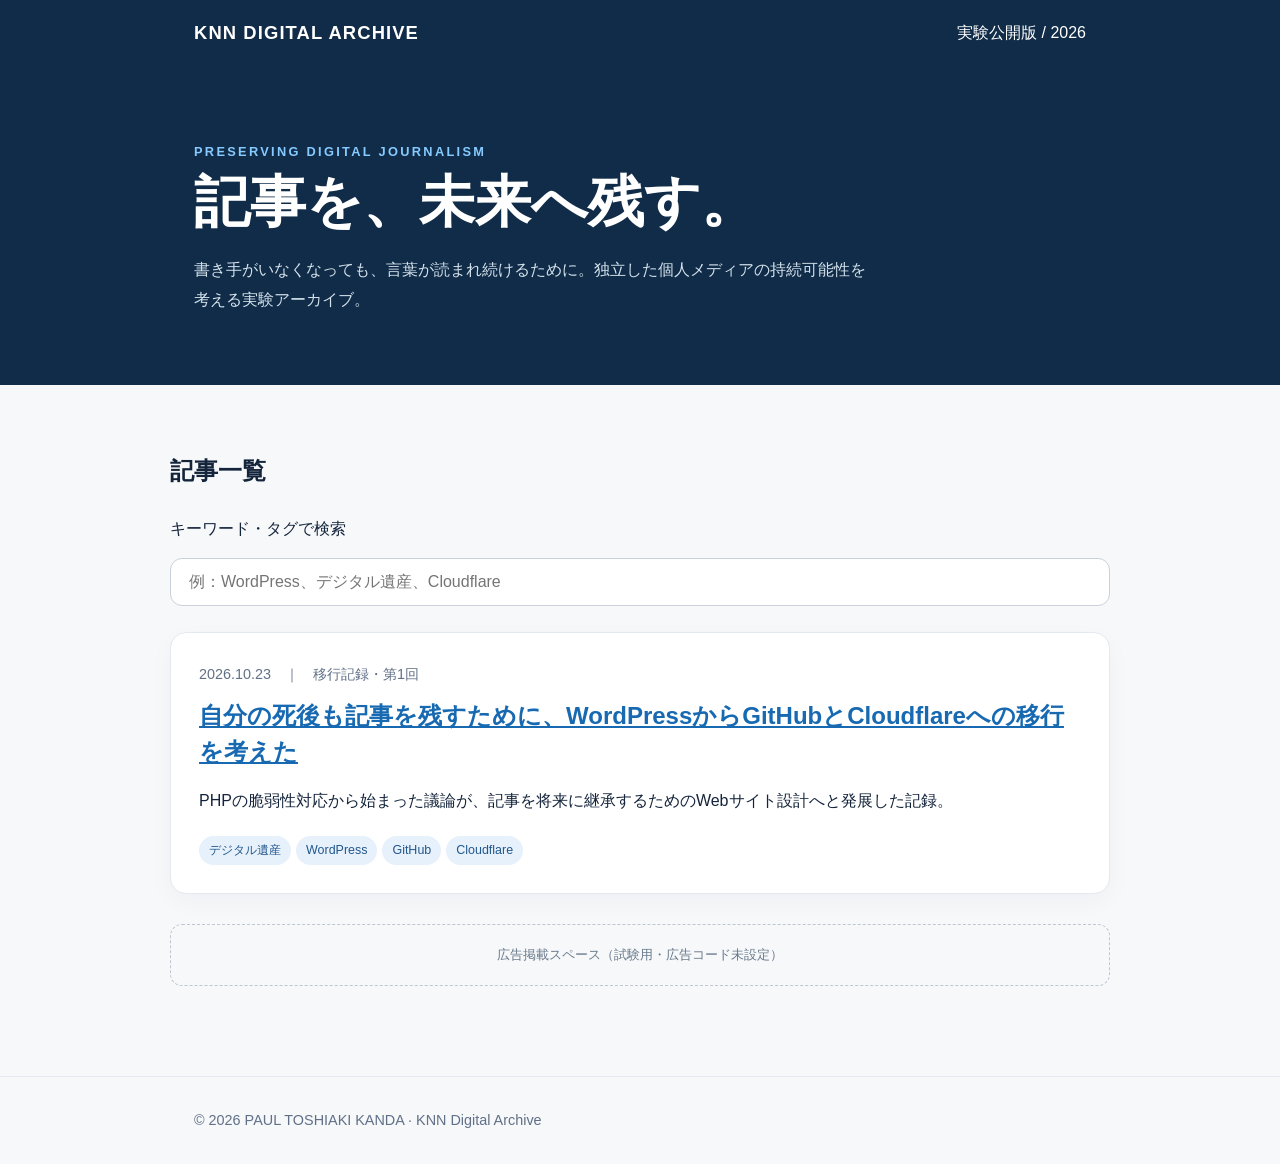
<file: index.html>
<!doctype html><html lang="ja"><head><meta charset="utf-8"><meta name="viewport" content="width=device-width, initial-scale=1"><title>KNN Digital Archive｜記事を未来へ残す</title><meta name="description" content="神田ポール敏晶によるデジタルアーカイブ試験サイト。"><link rel="stylesheet" href="/assets/style.css"></head><body><header class="top"><div class="wrap nav"><a class="brand" href="/">KNN DIGITAL ARCHIVE</a><span>実験公開版 / 2026</span></div></header><section class="hero"><div class="wrap"><div class="eyebrow">PRESERVING DIGITAL JOURNALISM</div><h1>記事を、未来へ残す。</h1><p>書き手がいなくなっても、言葉が読まれ続けるために。独立した個人メディアの持続可能性を考える実験アーカイブ。</p></div></section><main class="wrap main"><h2>記事一覧</h2><label for="search">キーワード・タグで検索</label><input class="search" id="search" type="search" placeholder="例：WordPress、デジタル遺産、Cloudflare" autocomplete="off"><div id="results"><article class="card" data-search="自分の死後も記事を残すために wordpress github cloudflare デジタル遺産 アーカイブ php"><div class="date">2026.10.23　｜　移行記録・第1回</div><h2><a href="/articles/001-cloudflare-github-legacy.html">自分の死後も記事を残すために、WordPressからGitHubとCloudflareへの移行を考えた</a></h2><p>PHPの脆弱性対応から始まった議論が、記事を将来に継承するためのWebサイト設計へと発展した記録。</p><div class="tags"><span class="pill">デジタル遺産</span><span class="pill">WordPress</span><span class="pill">GitHub</span><span class="pill">Cloudflare</span></div></article></div><p id="noresults" hidden>該当する記事はありません。</p><div class="ad">広告掲載スペース（試験用・広告コード未設定）</div></main><footer class="foot"><div class="wrap">© 2026 PAUL TOSHIAKI KANDA · KNN Digital Archive</div></footer><script src="/assets/search.js" defer></script></body></html>
</file>
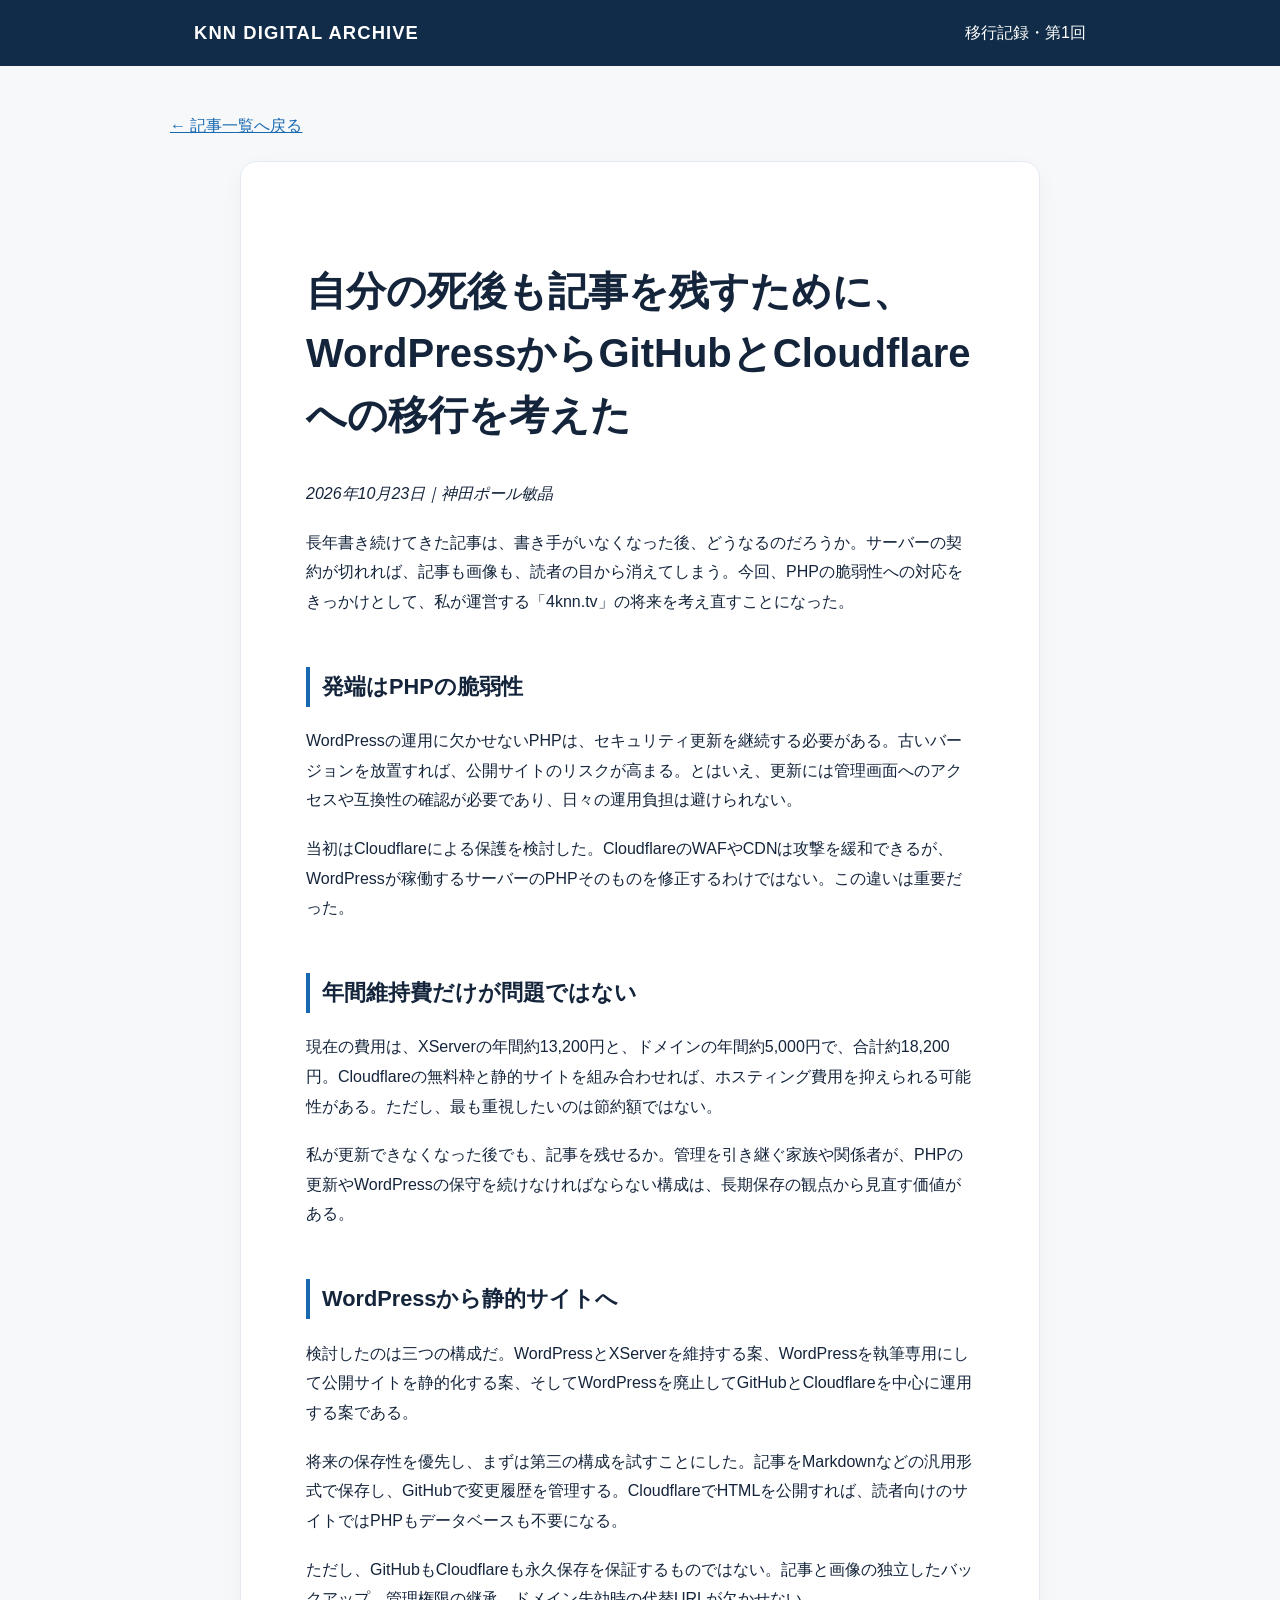
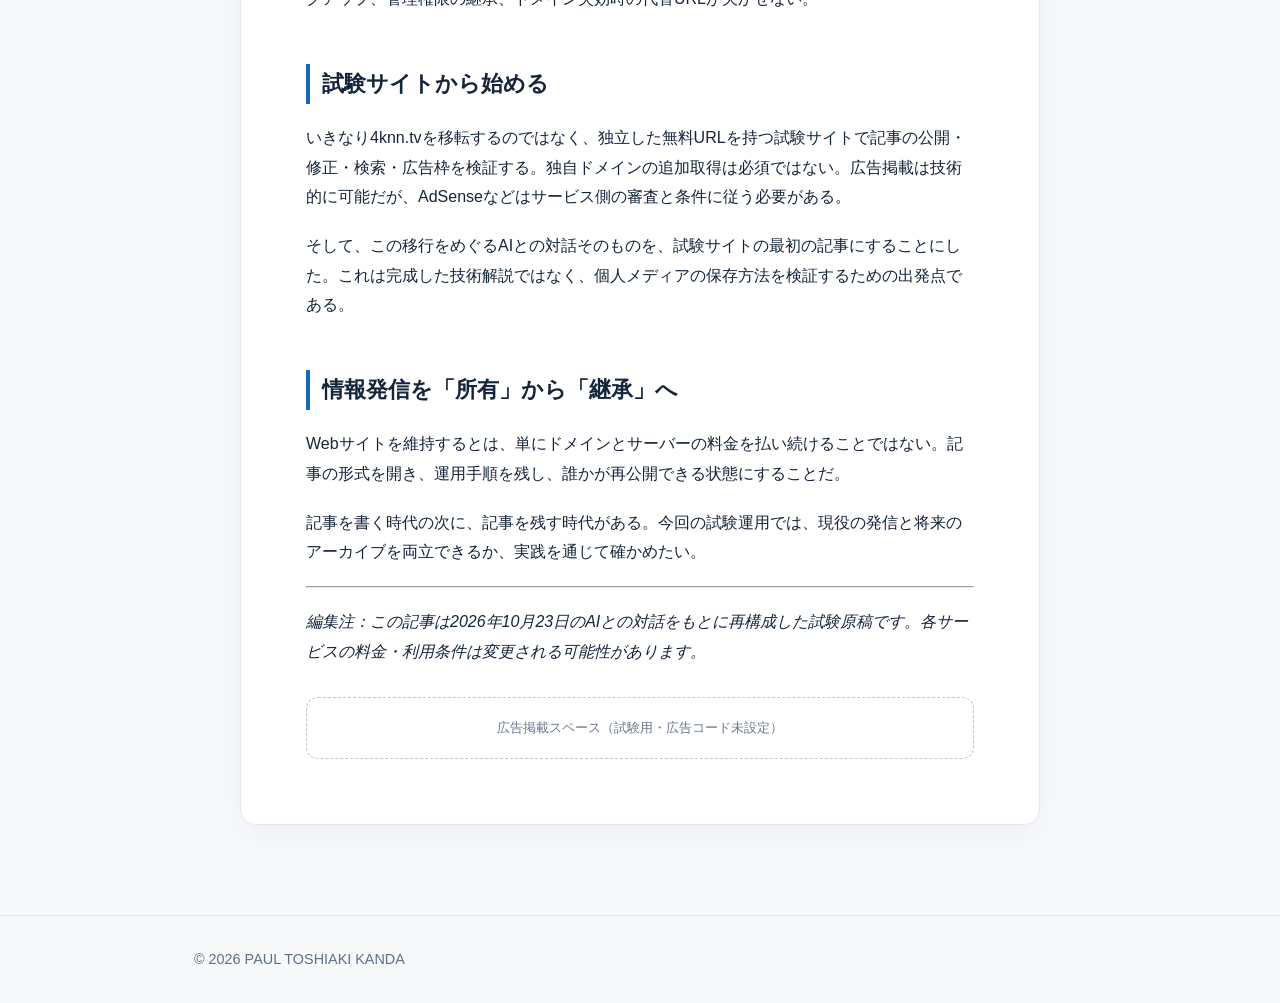
<file: articles/001-cloudflare-github-legacy.html>
<!doctype html><html lang="ja"><head><meta charset="utf-8"><meta name="viewport" content="width=device-width, initial-scale=1"><title>WordPressからGitHubとCloudflareへ｜KNN Digital Archive</title><meta name="description" content="PHPの脆弱性から始まった個人メディアのデジタル遺産継承計画。"><link rel="stylesheet" href="/assets/style.css"></head><body><header class="top"><div class="wrap nav"><a class="brand" href="/">KNN DIGITAL ARCHIVE</a><span>移行記録・第1回</span></div></header><main class="wrap main"><a class="back" href="/">← 記事一覧へ戻る</a><article class="paper"><h1>自分の死後も記事を残すために、WordPressからGitHubとCloudflareへの移行を考えた</h1><p><em>2026年10月23日｜神田ポール敏晶</em></p><p>長年書き続けてきた記事は、書き手がいなくなった後、どうなるのだろうか。サーバーの契約が切れれば、記事も画像も、読者の目から消えてしまう。今回、PHPの脆弱性への対応をきっかけとして、私が運営する「4knn.tv」の将来を考え直すことになった。</p><h2>発端はPHPの脆弱性</h2><p>WordPressの運用に欠かせないPHPは、セキュリティ更新を継続する必要がある。古いバージョンを放置すれば、公開サイトのリスクが高まる。とはいえ、更新には管理画面へのアクセスや互換性の確認が必要であり、日々の運用負担は避けられない。</p><p>当初はCloudflareによる保護を検討した。CloudflareのWAFやCDNは攻撃を緩和できるが、WordPressが稼働するサーバーのPHPそのものを修正するわけではない。この違いは重要だった。</p><h2>年間維持費だけが問題ではない</h2><p>現在の費用は、XServerの年間約13,200円と、ドメインの年間約5,000円で、合計約18,200円。Cloudflareの無料枠と静的サイトを組み合わせれば、ホスティング費用を抑えられる可能性がある。ただし、最も重視したいのは節約額ではない。</p><p>私が更新できなくなった後でも、記事を残せるか。管理を引き継ぐ家族や関係者が、PHPの更新やWordPressの保守を続けなければならない構成は、長期保存の観点から見直す価値がある。</p><h2>WordPressから静的サイトへ</h2><p>検討したのは三つの構成だ。WordPressとXServerを維持する案、WordPressを執筆専用にして公開サイトを静的化する案、そしてWordPressを廃止してGitHubとCloudflareを中心に運用する案である。</p><p>将来の保存性を優先し、まずは第三の構成を試すことにした。記事をMarkdownなどの汎用形式で保存し、GitHubで変更履歴を管理する。CloudflareでHTMLを公開すれば、読者向けのサイトではPHPもデータベースも不要になる。</p><p>ただし、GitHubもCloudflareも永久保存を保証するものではない。記事と画像の独立したバックアップ、管理権限の継承、ドメイン失効時の代替URLが欠かせない。</p><h2>試験サイトから始める</h2><p>いきなり4knn.tvを移転するのではなく、独立した無料URLを持つ試験サイトで記事の公開・修正・検索・広告枠を検証する。独自ドメインの追加取得は必須ではない。広告掲載は技術的に可能だが、AdSenseなどはサービス側の審査と条件に従う必要がある。</p><p>そして、この移行をめぐるAIとの対話そのものを、試験サイトの最初の記事にすることにした。これは完成した技術解説ではなく、個人メディアの保存方法を検証するための出発点である。</p><h2>情報発信を「所有」から「継承」へ</h2><p>Webサイトを維持するとは、単にドメインとサーバーの料金を払い続けることではない。記事の形式を開き、運用手順を残し、誰かが再公開できる状態にすることだ。</p><p>記事を書く時代の次に、記事を残す時代がある。今回の試験運用では、現役の発信と将来のアーカイブを両立できるか、実践を通じて確かめたい。</p><hr><p><em>編集注：この記事は2026年10月23日のAIとの対話をもとに再構成した試験原稿です。各サービスの料金・利用条件は変更される可能性があります。</em></p><div class="ad">広告掲載スペース（試験用・広告コード未設定）</div></article></main><footer class="foot"><div class="wrap">© 2026 PAUL TOSHIAKI KANDA</div></footer></body></html>
</file>
<file: assets/style.css>
:root{color-scheme:light;--ink:#14243b;--muted:#617087;--line:#e4e9ef;--blue:#1769b1;--bg:#f6f8fa}*{box-sizing:border-box}body{margin:0;font-family:-apple-system,BlinkMacSystemFont,"Noto Sans JP","Hiragino Kaku Gothic ProN",sans-serif;color:var(--ink);background:var(--bg);line-height:1.85}a{color:var(--blue)}.wrap{max-width:940px;margin:auto;padding:0 24px}.top{background:#102c48;color:white;padding:16px 0}.top a{color:#fff;text-decoration:none}.brand{font-size:1.15rem;font-weight:800;letter-spacing:.06em}.nav{display:flex;justify-content:space-between;align-items:center;gap:16px}.hero{padding:74px 0 54px;background:#102c48;color:#fff}.hero h1{font-size:clamp(2rem,5vw,3.5rem);line-height:1.35;max-width:800px;margin:0 0 15px}.hero p{max-width:680px;color:#d4e2ec}.eyebrow{font-size:.8rem;letter-spacing:.18em;color:#87caff;font-weight:700}.main{padding:45px 0 90px}.search{width:100%;padding:14px 18px;font-size:1rem;border:1px solid #c9d1da;border-radius:12px;margin:15px 0 26px}.card,.paper{background:#fff;border:1px solid var(--line);border-radius:16px;box-shadow:0 8px 24px rgba(18,36,55,.035)}.card{padding:28px}.card h2{line-height:1.5;margin:10px 0}.date,.tags,.foot{color:var(--muted);font-size:.9rem}.pill{display:inline-block;font-size:.78rem;border-radius:20px;background:#e7f1fb;color:#21578d;padding:3px 10px;margin:4px 5px 0 0}.paper{padding:clamp(25px,6vw,65px);max-width:800px;margin:0 auto}.paper h1{line-height:1.55;font-size:clamp(1.65rem,4vw,2.5rem)}.paper h2{margin-top:2.3em;font-size:1.36rem;border-left:4px solid var(--blue);padding-left:12px}.paper p{margin:1.2em 0}.foot{padding:30px 0;border-top:1px solid var(--line)}.back{display:inline-block;margin:0 0 20px}.ad{margin-top:30px;padding:18px;border:1px dashed #bdc6d1;color:#69798b;border-radius:12px;text-align:center;font-size:.82rem}@media(max-width:560px){.hero{padding:50px 0}.nav{flex-wrap:wrap}}
</file>
